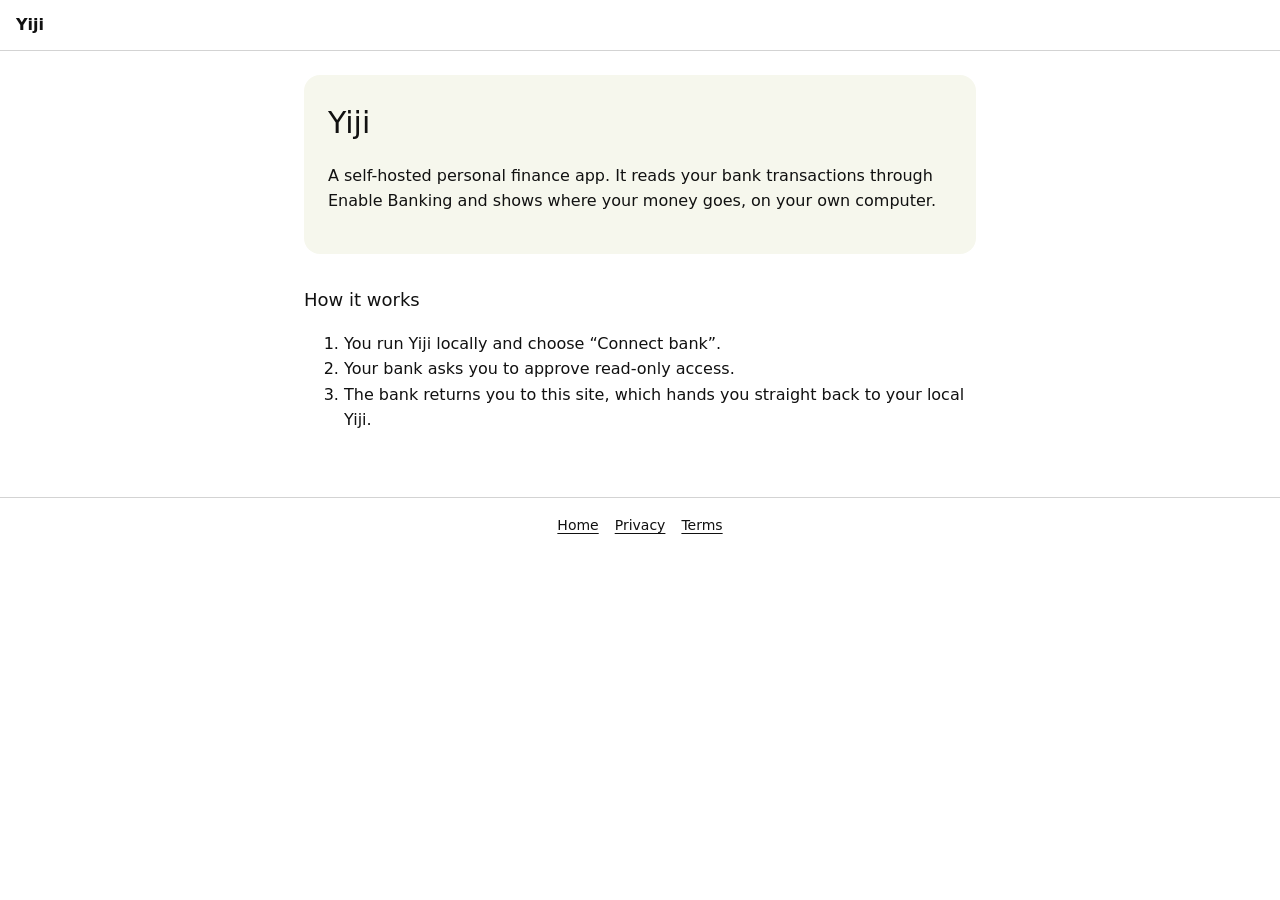
<file: index.html>
<!doctype html>
<html lang="en">
<head>
<meta charset="utf-8">
<meta name="viewport" content="width=device-width, initial-scale=1">
<title>Yiji</title>
<link rel="stylesheet" href="style.css">
</head>
<body>
<header><a href="./">Yiji</a></header>
<main>
  <div class="band">
    <h1>Yiji</h1>
    <p>A self-hosted personal finance app. It reads your bank transactions through Enable Banking and shows where your money goes, on your own computer.</p>
  </div>
  <h2>How it works</h2>
  <ol>
    <li>You run Yiji locally and choose “Connect bank”.</li>
    <li>Your bank asks you to approve read-only access.</li>
    <li>The bank returns you to this site, which hands you straight back to your local Yiji.</li>
  </ol>
</main>
<footer class="muted"><a href="./">Home</a><a href="privacy.html">Privacy</a><a href="terms.html">Terms</a></footer>
</body>
</html>
</file>
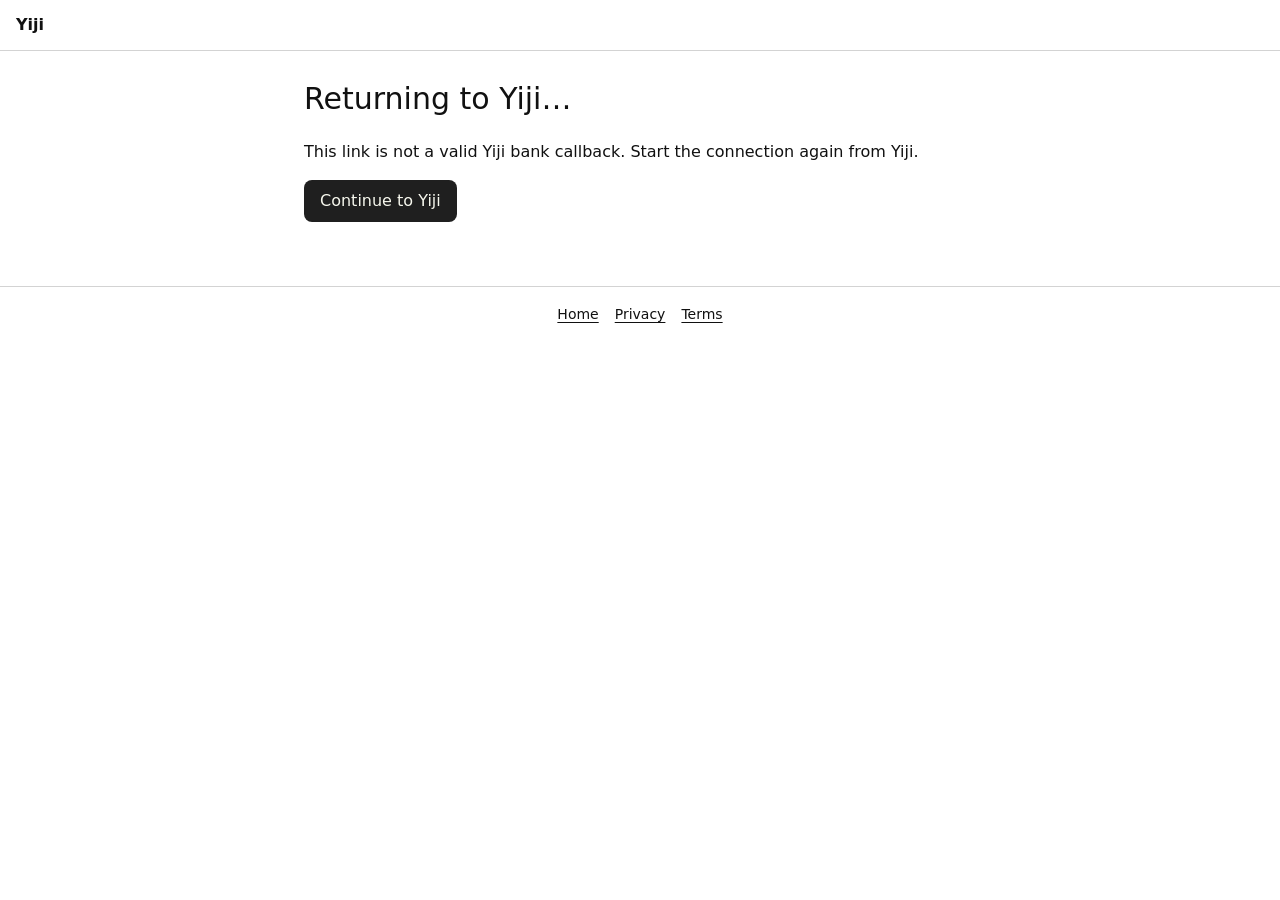
<file: callback.html>
<!doctype html>
<html lang="en">
<head>
<meta charset="utf-8">
<meta name="viewport" content="width=device-width, initial-scale=1">
<title>Returning to Yiji</title>
<link rel="stylesheet" href="style.css">
</head>
<body>
<header><a href="./">Yiji</a></header>
<main>
  <h1>Returning to Yiji…</h1>
  <p id="status" role="status">Taking you back to Yiji.</p>
  <p><a id="manual" class="button" hidden>Continue to Yiji</a></p>
  <noscript><p>JavaScript is required to return to Yiji.</p></noscript>
</main>
<script>
  // The bank redirects here because Enable Banking only allows https redirect URLs. `state` is
  // "<target>.<nonce>" (see app/banking/state.py): the target is either the port of a Yiji on
  // this machine (relayed to http://127.0.0.1:<port>) or the base64url https origin of a Yiji on a
  // server. Only those two shapes and a fixed path are allowed, so this is no open redirect.
  // The pattern and path below mirror STATE_PATTERN and CALLBACK_PATH (tests/unit/test_site.py).
  (function () {
    var state = new URLSearchParams(window.location.search).get("state") || "";
    var valid = /^(\d{1,5}|[A-Za-z0-9_-]{8,400})\.[A-Za-z0-9_-]{16,128}$/.test(state);
    var target = valid ? state.split(".")[0] : "";
    var origin = "";
    if (/^\d+$/.test(target)) {
      var port = Number(target);
      origin = port >= 1 && port <= 65535 ? "http://127.0.0.1:" + port : "";
    } else if (target) {
      try {
        var decoded = atob(target.replace(/-/g, "+").replace(/_/g, "/"));
        origin = /^https:\/\/[a-z0-9.-]+(:\d{1,5})?$/.test(decoded) ? decoded : "";
      } catch (error) {
        origin = "";
      }
    }
    if (!origin) {
      document.getElementById("status").textContent =
        "This link is not a valid Yiji bank callback. Start the connection again from Yiji.";
      return;
    }
    var destination = origin + "/api/bank/callback" + window.location.search;
    var manual = document.getElementById("manual");
    manual.href = destination;
    manual.hidden = false;
    window.location.replace(destination);
  })();
</script>
<footer class="muted"><a href="./">Home</a><a href="privacy.html">Privacy</a><a href="terms.html">Terms</a></footer>
</body>
</html>
</file>
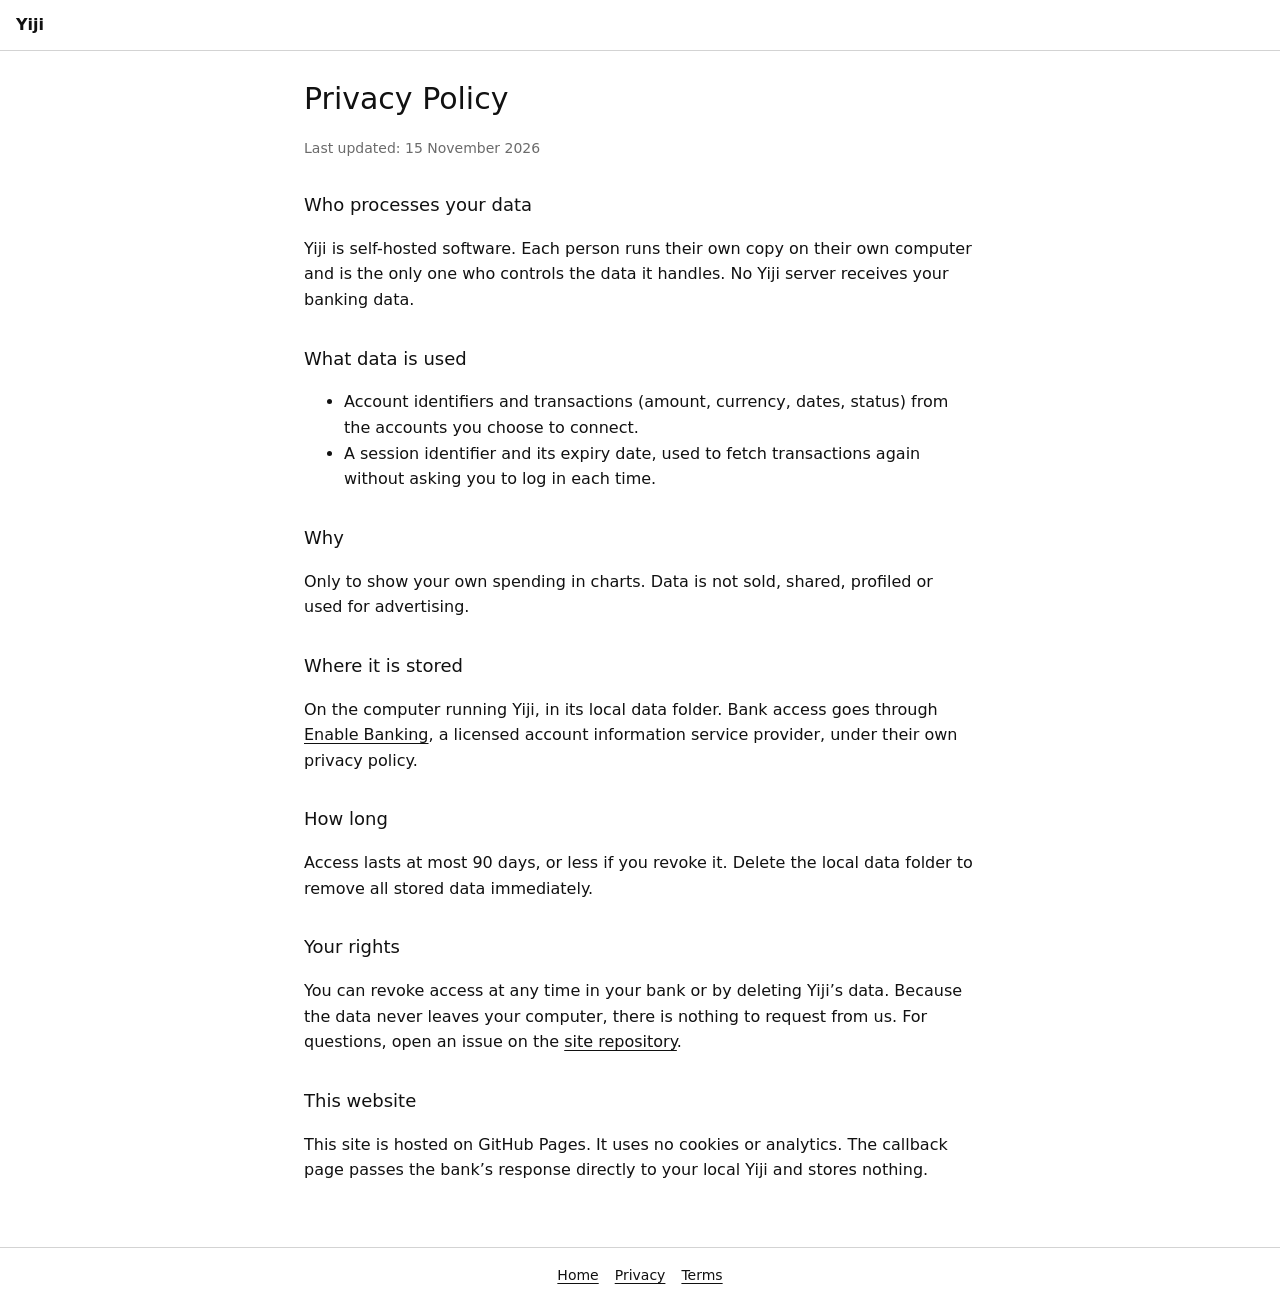
<file: privacy.html>
<!doctype html>
<html lang="en">
<head>
<meta charset="utf-8">
<meta name="viewport" content="width=device-width, initial-scale=1">
<title>Privacy Policy – Yiji</title>
<link rel="stylesheet" href="style.css">
</head>
<body>
<header><a href="./">Yiji</a></header>
<main>
  <h1>Privacy Policy</h1>
  <p class="muted">Last updated: 15 November 2026</p>
  <h2>Who processes your data</h2>
  <p>Yiji is self-hosted software. Each person runs their own copy on their own computer and is the only one who controls the data it handles. No Yiji server receives your banking data.</p>
  <h2>What data is used</h2>
  <ul>
    <li>Account identifiers and transactions (amount, currency, dates, status) from the accounts you choose to connect.</li>
    <li>A session identifier and its expiry date, used to fetch transactions again without asking you to log in each time.</li>
  </ul>
  <h2>Why</h2>
  <p>Only to show your own spending in charts. Data is not sold, shared, profiled or used for advertising.</p>
  <h2>Where it is stored</h2>
  <p>On the computer running Yiji, in its local data folder. Bank access goes through <a href="https://enablebanking.com">Enable Banking</a>, a licensed account information service provider, under their own privacy policy.</p>
  <h2>How long</h2>
  <p>Access lasts at most 90 days, or less if you revoke it. Delete the local data folder to remove all stored data immediately.</p>
  <h2>Your rights</h2>
  <p>You can revoke access at any time in your bank or by deleting Yiji’s data. Because the data never leaves your computer, there is nothing to request from us. For questions, open an issue on the <a href="https://github.com/SovernDK/yiji-site/issues">site repository</a>.</p>
  <h2>This website</h2>
  <p>This site is hosted on GitHub Pages. It uses no cookies or analytics. The callback page passes the bank’s response directly to your local Yiji and stores nothing.</p>
</main>
<footer class="muted"><a href="./">Home</a><a href="privacy.html">Privacy</a><a href="terms.html">Terms</a></footer>
</body>
</html>
</file>
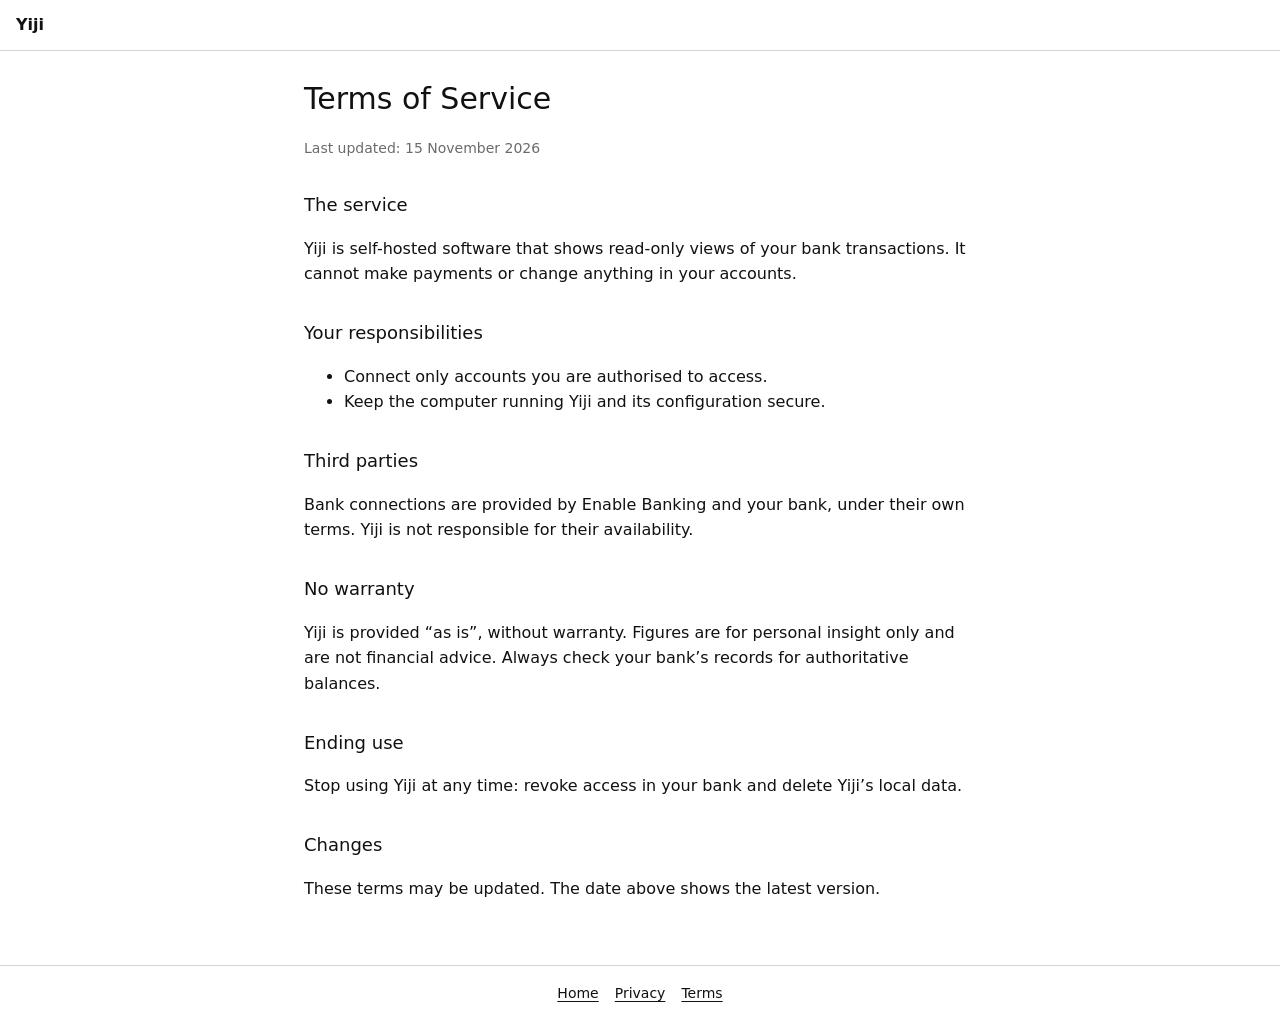
<file: terms.html>
<!doctype html>
<html lang="en">
<head>
<meta charset="utf-8">
<meta name="viewport" content="width=device-width, initial-scale=1">
<title>Terms of Service – Yiji</title>
<link rel="stylesheet" href="style.css">
</head>
<body>
<header><a href="./">Yiji</a></header>
<main>
  <h1>Terms of Service</h1>
  <p class="muted">Last updated: 15 November 2026</p>
  <h2>The service</h2>
  <p>Yiji is self-hosted software that shows read-only views of your bank transactions. It cannot make payments or change anything in your accounts.</p>
  <h2>Your responsibilities</h2>
  <ul>
    <li>Connect only accounts you are authorised to access.</li>
    <li>Keep the computer running Yiji and its configuration secure.</li>
  </ul>
  <h2>Third parties</h2>
  <p>Bank connections are provided by Enable Banking and your bank, under their own terms. Yiji is not responsible for their availability.</p>
  <h2>No warranty</h2>
  <p>Yiji is provided “as is”, without warranty. Figures are for personal insight only and are not financial advice. Always check your bank’s records for authoritative balances.</p>
  <h2>Ending use</h2>
  <p>Stop using Yiji at any time: revoke access in your bank and delete Yiji’s local data.</p>
  <h2>Changes</h2>
  <p>These terms may be updated. The date above shows the latest version.</p>
</main>
<footer class="muted"><a href="./">Home</a><a href="privacy.html">Privacy</a><a href="terms.html">Terms</a></footer>
</body>
</html>
</file>
<file: style.css>
/* Tokens mirror app/ui/palette.py. */
:root {
  --ink: #1F1F1F; --text: #111111; --muted: #6B6B6B; --band: #F6F7ED;
  --page: #FFFFFF; --border: #D3D3D3; --inverse-text: #F6F7ED;
}
@media (prefers-color-scheme: dark) {
  :root {
    --ink: #F6F7ED; --text: #F2F2F2; --muted: #A3A3A3; --band: #1C1D17;
    --page: #121212; --border: #3A3A3A; --inverse-text: #1F1F1F;
  }
}
* { box-sizing: border-box; }
body {
  margin: 0; background: var(--page); color: var(--text);
  font: 400 1rem/1.6 Inter, system-ui, sans-serif;
}
header { border-bottom: 1px solid var(--border); padding: 0.75rem 1rem; }
header a { color: var(--text); font-weight: 600; text-decoration: none; }
main { max-width: 44rem; margin: 0 auto; padding: 1.5rem 1rem 3rem; }
h1 { font-size: 1.875rem; font-weight: 400; margin: 0 0 0.25rem; }
h2 { font-size: 1.125rem; font-weight: 500; margin: 2rem 0 0.5rem; }
.muted { color: var(--muted); font-size: 0.875rem; }
.band { background: var(--band); border-radius: 1rem; padding: 1.5rem; }
a { color: var(--text); text-underline-offset: 3px; }
a:focus-visible { outline: 2px solid var(--ink); outline-offset: 2px; }
.button {
  display: inline-block; background: var(--ink); color: var(--inverse-text);
  padding: 0.5rem 1rem; border-radius: 0.5rem; text-decoration: none;
}
footer { border-top: 1px solid var(--border); padding: 1rem; text-align: center; }
footer a { margin: 0 0.5rem; }
</file>
